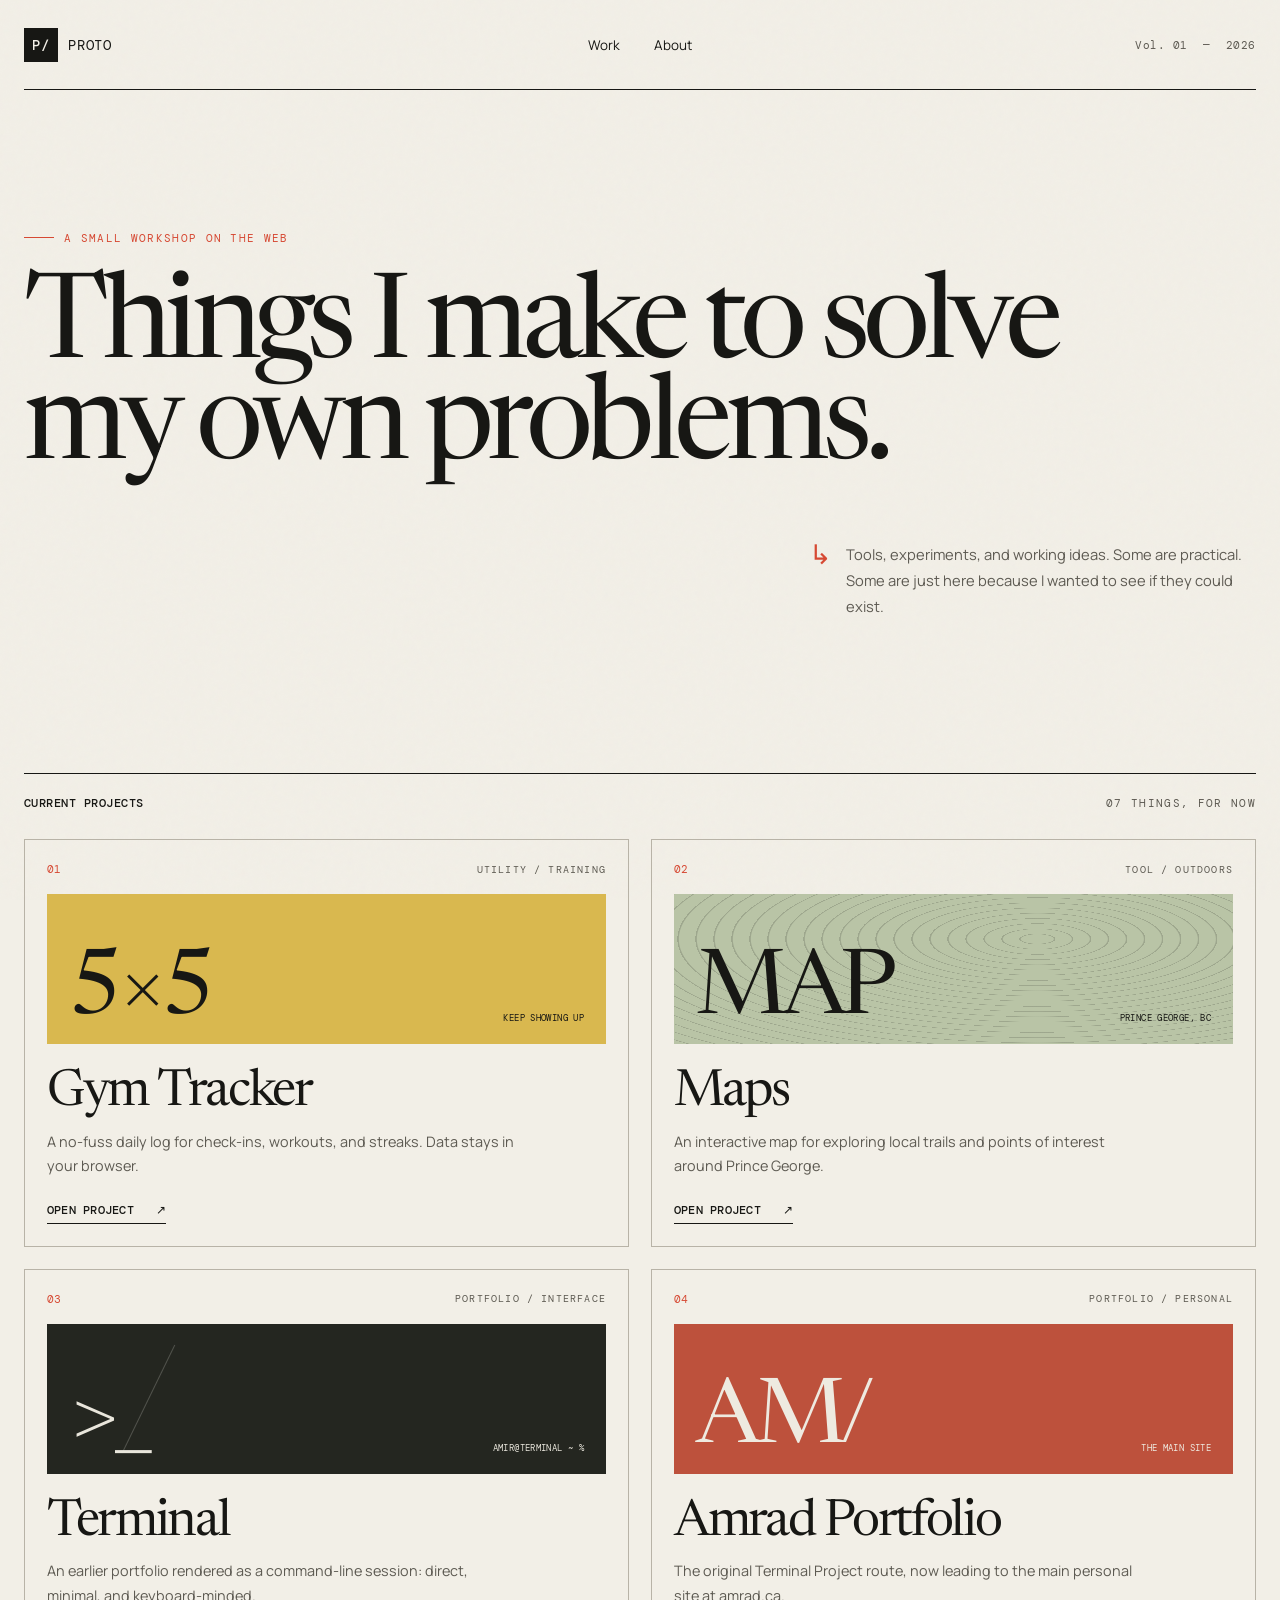
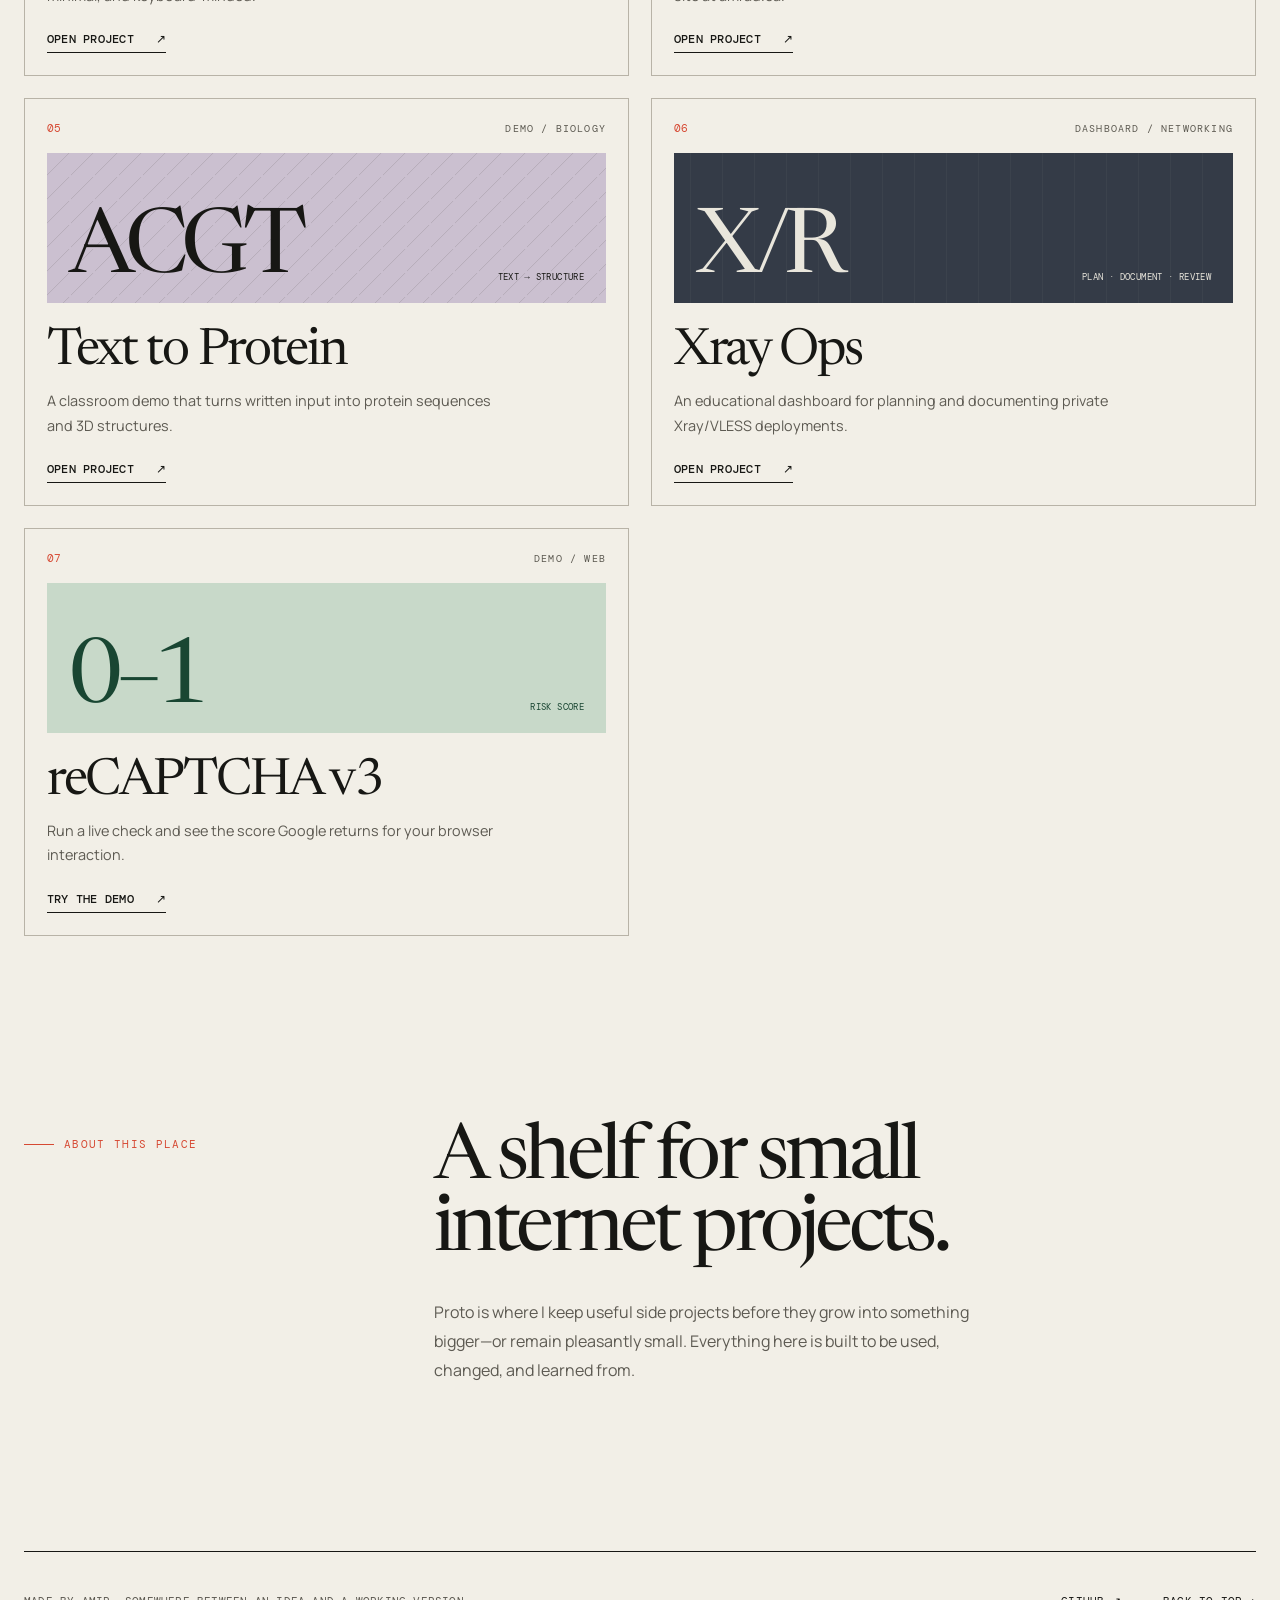
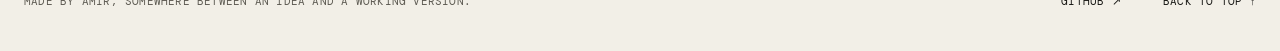
<file: index.html>
<!DOCTYPE html>
<html lang="en">
  <head>
    <meta charset="UTF-8">
    <meta name="viewport" content="width=device-width, initial-scale=1.0">
    <title>Proto — Small tools by Amir</title>
    <meta
      name="description"
      content="A small collection of useful experiments, tools, and half-finished ideas by Amir."
    >
    <meta name="theme-color" content="#f2efe7">
    <link rel="preconnect" href="https://fonts.googleapis.com">
    <link rel="preconnect" href="https://fonts.gstatic.com" crossorigin>
    <link
      href="https://fonts.googleapis.com/css2?family=DM+Mono:wght@300;400;500&amp;family=Manrope:wght@400;500;600&amp;family=Newsreader:opsz,wght@6..72,400;6..72,500&amp;display=swap"
      rel="stylesheet"
    >
    <link rel="stylesheet" href="./styles.css">
  </head>
  <body>
    <div class="site-shell">
      <header class="site-header">
        <a class="wordmark" href="/" aria-label="Proto home">
          <span class="wordmark-mark">P/</span>
          <span>proto</span>
        </a>
        <nav aria-label="Primary navigation">
          <a href="#work">Work</a>
          <a href="#about">About</a>
        </nav>
        <p class="edition">Vol. 01&nbsp;&nbsp;—&nbsp;&nbsp;2026</p>
      </header>

      <main>
        <section class="intro" aria-labelledby="intro-title">
          <p class="kicker">A small workshop on the web</p>
          <h1 id="intro-title">Things I make to solve my own problems.</h1>
          <div class="intro-note">
            <span aria-hidden="true">↳</span>
            <p>
              Tools, experiments, and working ideas. Some are practical.
              Some are just here because I wanted to see if they could exist.
            </p>
          </div>
        </section>

        <section class="project-section" id="work" aria-labelledby="work-title">
          <div class="section-label">
            <h2 id="work-title">Current projects</h2>
            <p>07 things, for now</p>
          </div>

          <div class="project-list">
            <article class="project project-gym">
              <div class="project-meta"><span class="project-number">01</span><p class="project-type">Utility / Training</p></div>
              <div class="project-visual gym-visual" aria-hidden="true"><span class="visual-symbol">5×5</span><small>keep showing up</small></div>
              <div class="project-copy"><h3>Gym Tracker</h3><p>A no-fuss daily log for check-ins, workouts, and streaks. Data stays in your browser.</p><a class="project-link" href="/gym/">Open project <span aria-hidden="true">↗</span></a></div>
            </article>
            <article class="project project-maps">
              <div class="project-meta"><span class="project-number">02</span><p class="project-type">Tool / Outdoors</p></div>
              <div class="project-visual maps-visual" aria-hidden="true"><span class="visual-symbol">MAP</span><small>Prince George, BC</small></div>
              <div class="project-copy"><h3>Maps</h3><p>An interactive map for exploring local trails and points of interest around Prince George.</p><a class="project-link" href="/Maps/">Open project <span aria-hidden="true">↗</span></a></div>
            </article>
            <article class="project project-terminal">
              <div class="project-meta"><span class="project-number">03</span><p class="project-type">Portfolio / Interface</p></div>
              <div class="project-visual terminal-visual" aria-hidden="true"><span class="visual-symbol">&gt;_</span><small>amir@terminal ~ %</small></div>
              <div class="project-copy"><h3>Terminal</h3><p>An earlier portfolio rendered as a command-line session: direct, minimal, and keyboard-minded.</p><a class="project-link" href="/Terminal/">Open project <span aria-hidden="true">↗</span></a></div>
            </article>
            <article class="project project-portfolio">
              <div class="project-meta"><span class="project-number">04</span><p class="project-type">Portfolio / Personal</p></div>
              <div class="project-visual portfolio-visual" aria-hidden="true"><span class="visual-symbol">AM/</span><small>the main site</small></div>
              <div class="project-copy"><h3>Amrad Portfolio</h3><p>The original Terminal Project route, now leading to the main personal site at amrad.ca.</p><a class="project-link" href="/terminal-project/">Open project <span aria-hidden="true">↗</span></a></div>
            </article>
            <article class="project project-protein">
              <div class="project-meta"><span class="project-number">05</span><p class="project-type">Demo / Biology</p></div>
              <div class="project-visual protein-visual" aria-hidden="true"><span class="visual-symbol">ACGT</span><small>text → structure</small></div>
              <div class="project-copy"><h3>Text to Protein</h3><p>A classroom demo that turns written input into protein sequences and 3D structures.</p><a class="project-link" href="/text-to-protein-classroom/">Open project <span aria-hidden="true">↗</span></a></div>
            </article>
            <article class="project project-xray">
              <div class="project-meta"><span class="project-number">06</span><p class="project-type">Dashboard / Networking</p></div>
              <div class="project-visual xray-visual" aria-hidden="true"><span class="visual-symbol">X/R</span><small>plan · document · review</small></div>
              <div class="project-copy"><h3>Xray Ops</h3><p>An educational dashboard for planning and documenting private Xray/VLESS deployments.</p><a class="project-link" href="/Xray-skill/">Open project <span aria-hidden="true">↗</span></a></div>
            </article>

            <article class="project project-recaptcha">
              <div class="project-meta">
                <span class="project-number">07</span>
                <p class="project-type">Demo / Web</p>
              </div>
              <div class="project-visual recaptcha-visual" aria-hidden="true">
                <span class="visual-symbol">0–1</span>
                <small>Risk score</small>
              </div>
              <div class="project-copy">
                <h3>reCAPTCHA v3</h3>
                <p>Run a live check and see the score Google returns for your browser interaction.</p>
                <a class="project-link" href="/recaptcha-v3/">Try the demo <span aria-hidden="true">↗</span></a>
              </div>
            </article>
          </div>
        </section>

        <section class="about" id="about" aria-labelledby="about-title">
          <p class="kicker">About this place</p>
          <div>
            <h2 id="about-title">A shelf for small internet projects.</h2>
            <p>
              Proto is where I keep useful side projects before they grow into
              something bigger—or remain pleasantly small. Everything here is
              built to be used, changed, and learned from.
            </p>
          </div>
        </section>
      </main>

      <footer class="site-footer">
        <p>Made by Amir, somewhere between an idea and a working version.</p>
        <a href="https://github.com/amirrad98" rel="me">GitHub ↗</a>
        <a href="#top" onclick="window.scrollTo({ top: 0, behavior: 'smooth' }); return false;">Back to top ↑</a>
      </footer>
    </div>
  </body>
</html>
</file>
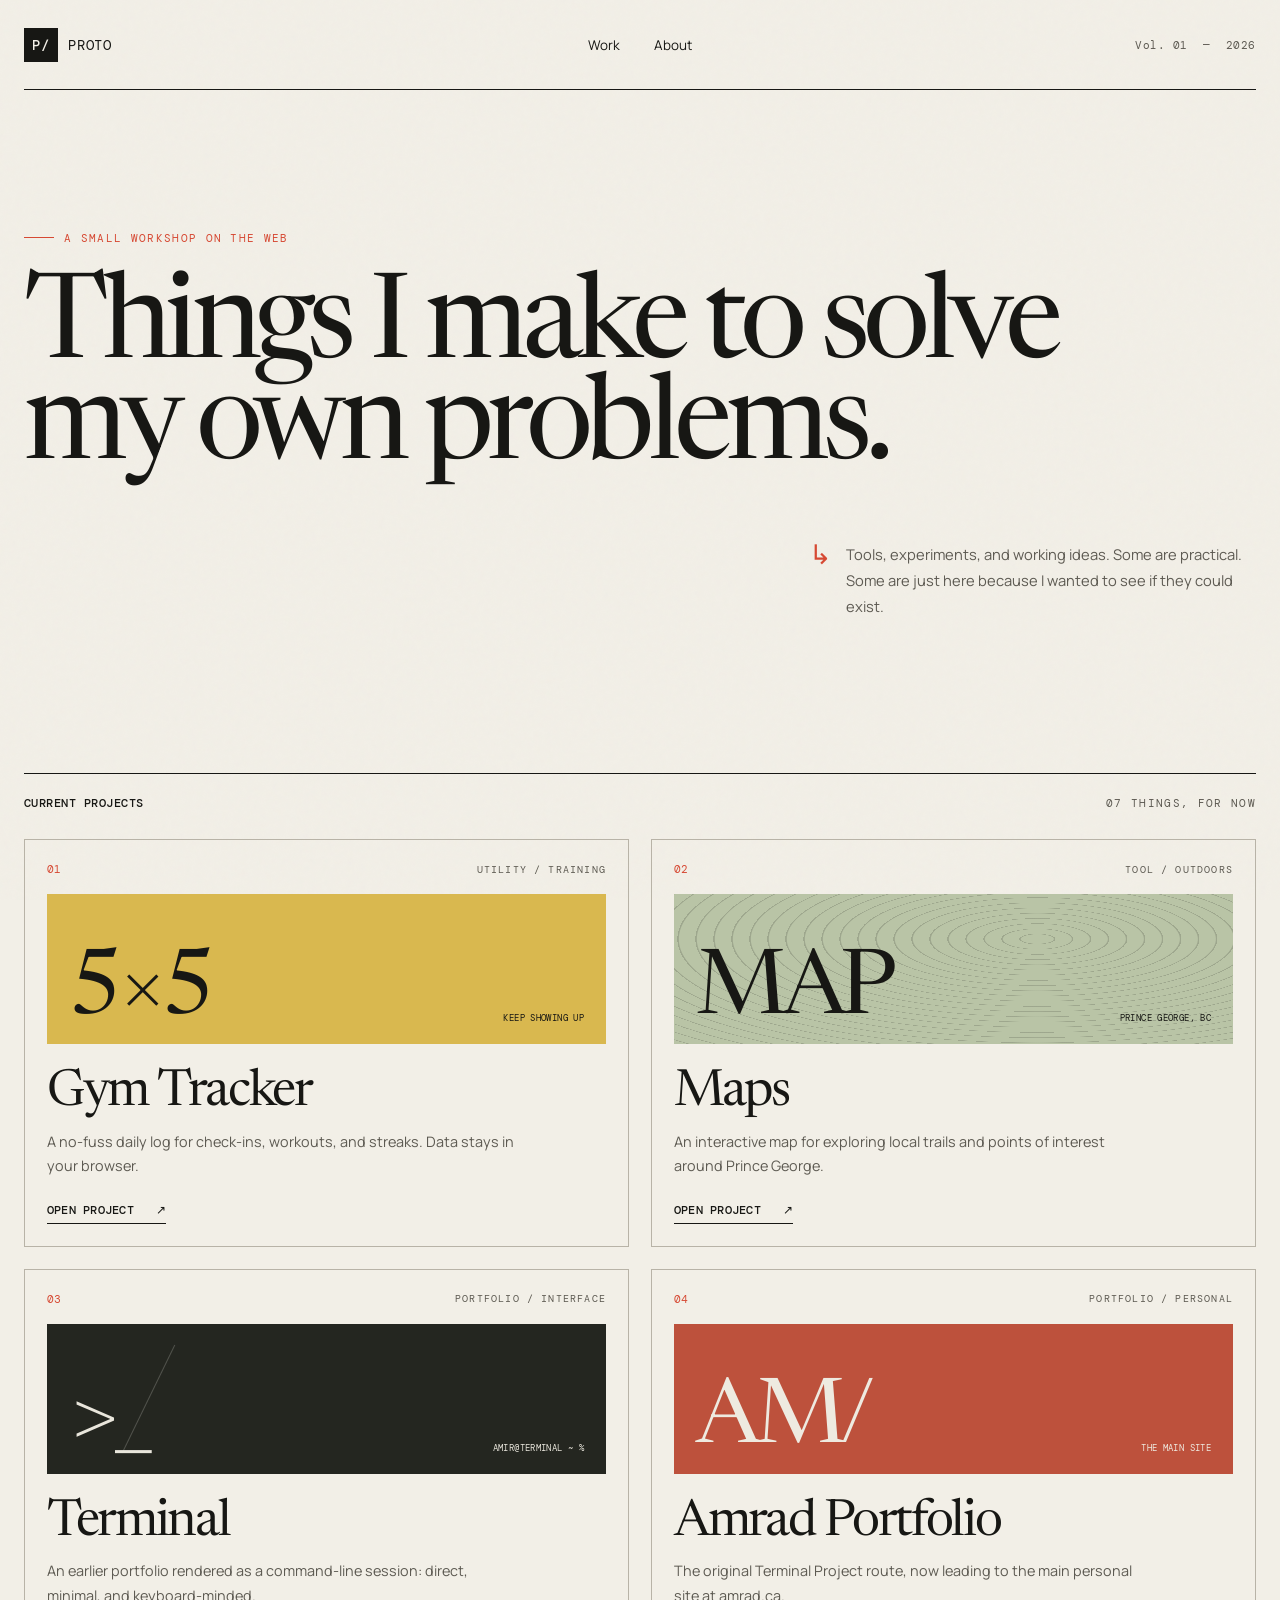
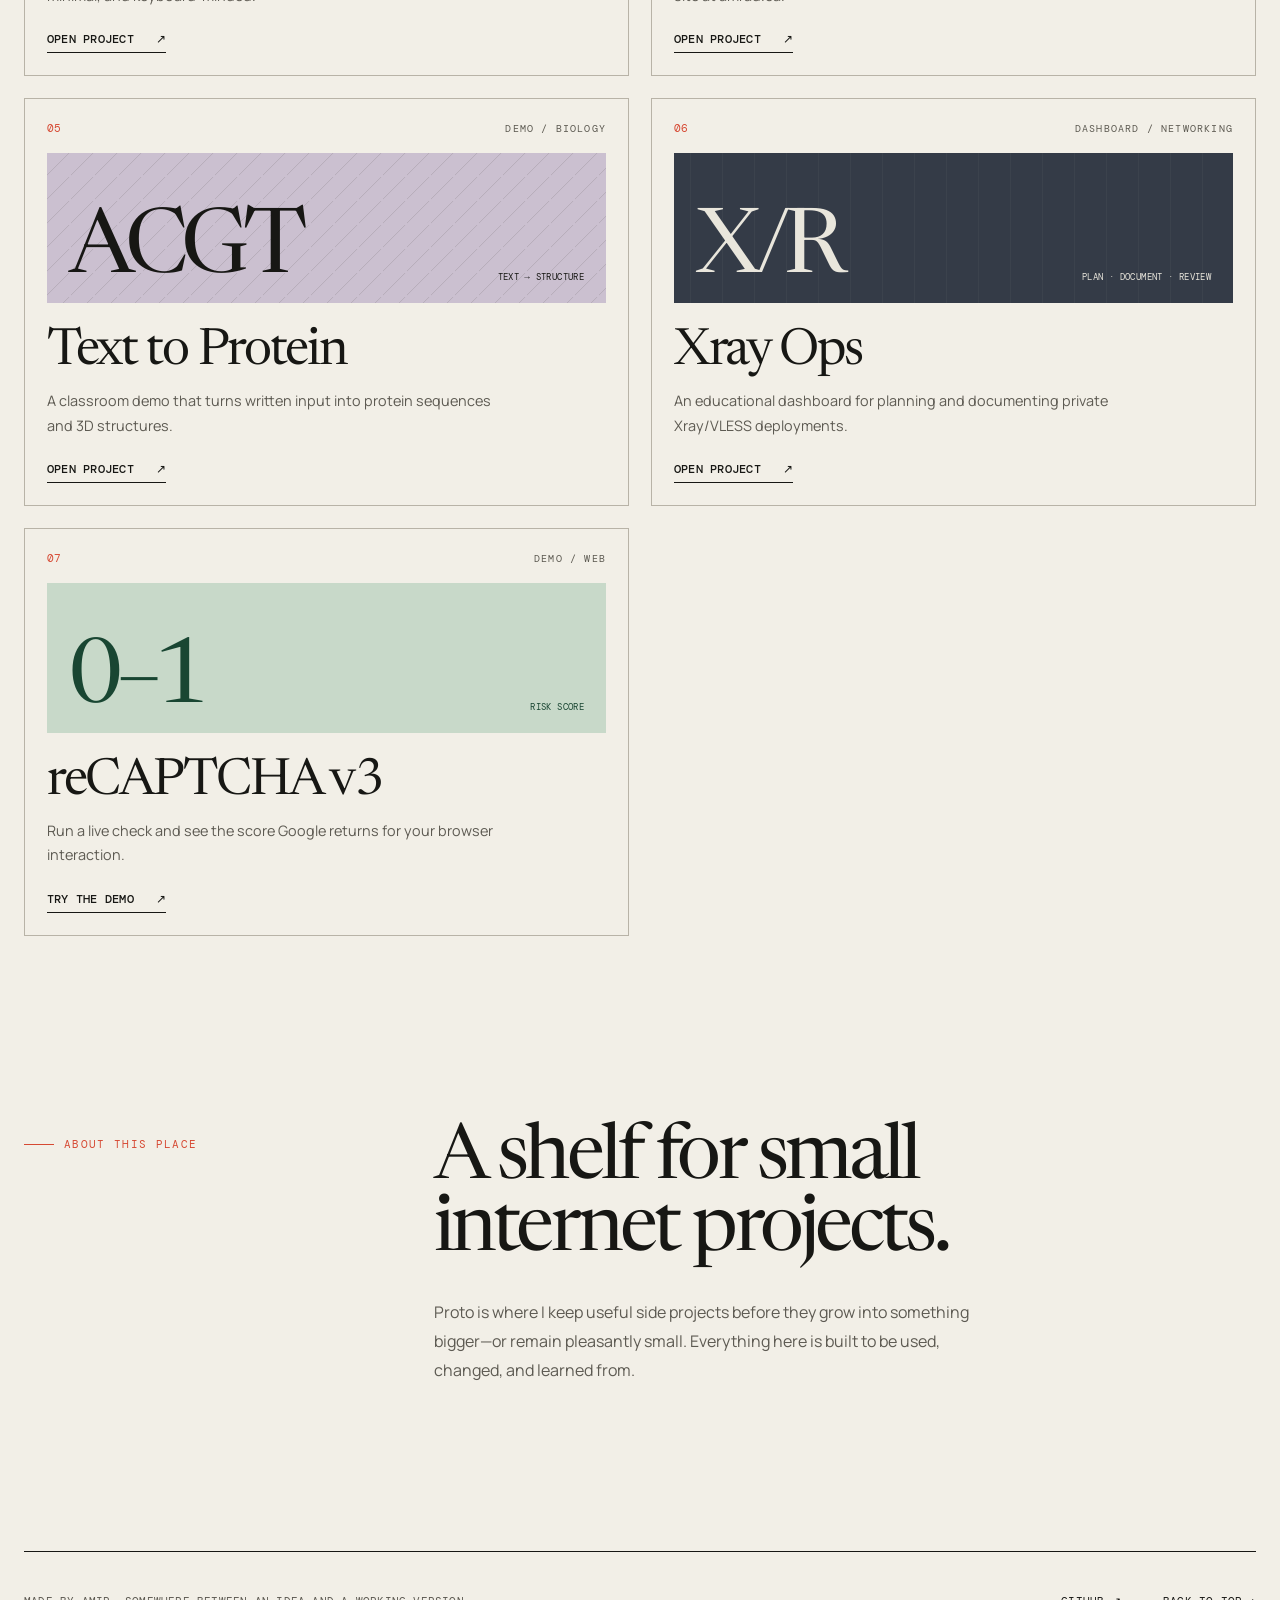
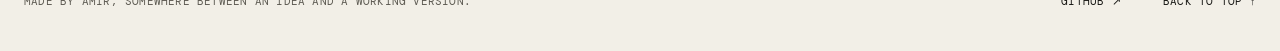
<file: docs/index.html>
<!DOCTYPE html>
<html lang="en">
  <head>
    <meta charset="UTF-8">
    <meta name="viewport" content="width=device-width, initial-scale=1.0">
    <title>Proto — Small tools by Amir</title>
    <meta
      name="description"
      content="A small collection of useful experiments, tools, and half-finished ideas by Amir."
    >
    <meta name="theme-color" content="#f2efe7">
    <link rel="preconnect" href="https://fonts.googleapis.com">
    <link rel="preconnect" href="https://fonts.gstatic.com" crossorigin>
    <link
      href="https://fonts.googleapis.com/css2?family=DM+Mono:wght@300;400;500&amp;family=Manrope:wght@400;500;600&amp;family=Newsreader:opsz,wght@6..72,400;6..72,500&amp;display=swap"
      rel="stylesheet"
    >
    <link rel="stylesheet" href="./styles.css">
  </head>
  <body>
    <div class="site-shell">
      <header class="site-header">
        <a class="wordmark" href="/" aria-label="Proto home">
          <span class="wordmark-mark">P/</span>
          <span>proto</span>
        </a>
        <nav aria-label="Primary navigation">
          <a href="#work">Work</a>
          <a href="#about">About</a>
        </nav>
        <p class="edition">Vol. 01&nbsp;&nbsp;—&nbsp;&nbsp;2026</p>
      </header>

      <main>
        <section class="intro" aria-labelledby="intro-title">
          <p class="kicker">A small workshop on the web</p>
          <h1 id="intro-title">Things I make to solve my own problems.</h1>
          <div class="intro-note">
            <span aria-hidden="true">↳</span>
            <p>
              Tools, experiments, and working ideas. Some are practical.
              Some are just here because I wanted to see if they could exist.
            </p>
          </div>
        </section>

        <section class="project-section" id="work" aria-labelledby="work-title">
          <div class="section-label">
            <h2 id="work-title">Current projects</h2>
            <p>07 things, for now</p>
          </div>

          <div class="project-list">
            <article class="project project-gym">
              <div class="project-meta">
                <span class="project-number">01</span>
                <p class="project-type">Utility / Training</p>
              </div>
              <div class="project-visual gym-visual" aria-hidden="true">
                <span class="visual-symbol">5×5</span>
                <small>keep showing up</small>
              </div>
              <div class="project-copy">
                <h3>Gym Tracker</h3>
                <p>A no-fuss daily log for check-ins, workouts, and streaks. Data stays in your browser.</p>
                <a class="project-link" href="/gym/">Open project <span aria-hidden="true">↗</span></a>
              </div>
            </article>

            <article class="project project-maps">
              <div class="project-meta">
                <span class="project-number">02</span>
                <p class="project-type">Tool / Outdoors</p>
              </div>
              <div class="project-visual maps-visual" aria-hidden="true">
                <span class="visual-symbol">MAP</span>
                <small>Prince George, BC</small>
              </div>
              <div class="project-copy">
                <h3>Maps</h3>
                <p>An interactive map for exploring local trails and points of interest around Prince George.</p>
                <a class="project-link" href="/Maps/">Open project <span aria-hidden="true">↗</span></a>
              </div>
            </article>

            <article class="project project-terminal">
              <div class="project-meta">
                <span class="project-number">03</span>
                <p class="project-type">Portfolio / Interface</p>
              </div>
              <div class="project-visual terminal-visual" aria-hidden="true">
                <span class="visual-symbol">&gt;_</span>
                <small>amir@terminal ~ %</small>
              </div>
              <div class="project-copy">
                <h3>Terminal</h3>
                <p>An earlier portfolio rendered as a command-line session: direct, minimal, and keyboard-minded.</p>
                <a class="project-link" href="/Terminal/">Open project <span aria-hidden="true">↗</span></a>
              </div>
            </article>

            <article class="project project-portfolio">
              <div class="project-meta">
                <span class="project-number">04</span>
                <p class="project-type">Portfolio / Personal</p>
              </div>
              <div class="project-visual portfolio-visual" aria-hidden="true">
                <span class="visual-symbol">AM/</span>
                <small>the main site</small>
              </div>
              <div class="project-copy">
                <h3>Amrad Portfolio</h3>
                <p>The original Terminal Project route, now leading to the main personal site at amrad.ca.</p>
                <a class="project-link" href="/terminal-project/">Open project <span aria-hidden="true">↗</span></a>
              </div>
            </article>

            <article class="project project-protein">
              <div class="project-meta">
                <span class="project-number">05</span>
                <p class="project-type">Demo / Biology</p>
              </div>
              <div class="project-visual protein-visual" aria-hidden="true">
                <span class="visual-symbol">ACGT</span>
                <small>text → structure</small>
              </div>
              <div class="project-copy">
                <h3>Text to Protein</h3>
                <p>A classroom demo that turns written input into protein sequences and 3D structures.</p>
                <a class="project-link" href="/text-to-protein-classroom/">Open project <span aria-hidden="true">↗</span></a>
              </div>
            </article>

            <article class="project project-xray">
              <div class="project-meta">
                <span class="project-number">06</span>
                <p class="project-type">Dashboard / Networking</p>
              </div>
              <div class="project-visual xray-visual" aria-hidden="true">
                <span class="visual-symbol">X/R</span>
                <small>plan · document · review</small>
              </div>
              <div class="project-copy">
                <h3>Xray Ops</h3>
                <p>An educational dashboard for planning and documenting private Xray/VLESS deployments.</p>
                <a class="project-link" href="/Xray-skill/">Open project <span aria-hidden="true">↗</span></a>
              </div>
            </article>

            <article class="project project-recaptcha">
              <div class="project-meta">
                <span class="project-number">07</span>
                <p class="project-type">Demo / Web</p>
              </div>
              <div class="project-visual recaptcha-visual" aria-hidden="true">
                <span class="visual-symbol">0–1</span>
                <small>Risk score</small>
              </div>
              <div class="project-copy">
                <h3>reCAPTCHA v3</h3>
                <p>Run a live check and see the score Google returns for your browser interaction.</p>
                <a class="project-link" href="/recaptcha-v3/">Try the demo <span aria-hidden="true">↗</span></a>
              </div>
            </article>
          </div>
        </section>

        <section class="about" id="about" aria-labelledby="about-title">
          <p class="kicker">About this place</p>
          <div>
            <h2 id="about-title">A shelf for small internet projects.</h2>
            <p>
              Proto is where I keep useful side projects before they grow into
              something bigger—or remain pleasantly small. Everything here is
              built to be used, changed, and learned from.
            </p>
          </div>
        </section>
      </main>

      <footer class="site-footer">
        <p>Made by Amir, somewhere between an idea and a working version.</p>
        <a href="https://github.com/amirrad98" rel="me">GitHub ↗</a>
        <a href="#top" onclick="window.scrollTo({ top: 0, behavior: 'smooth' }); return false;">Back to top ↑</a>
      </footer>
    </div>
  </body>
</html>
</file>
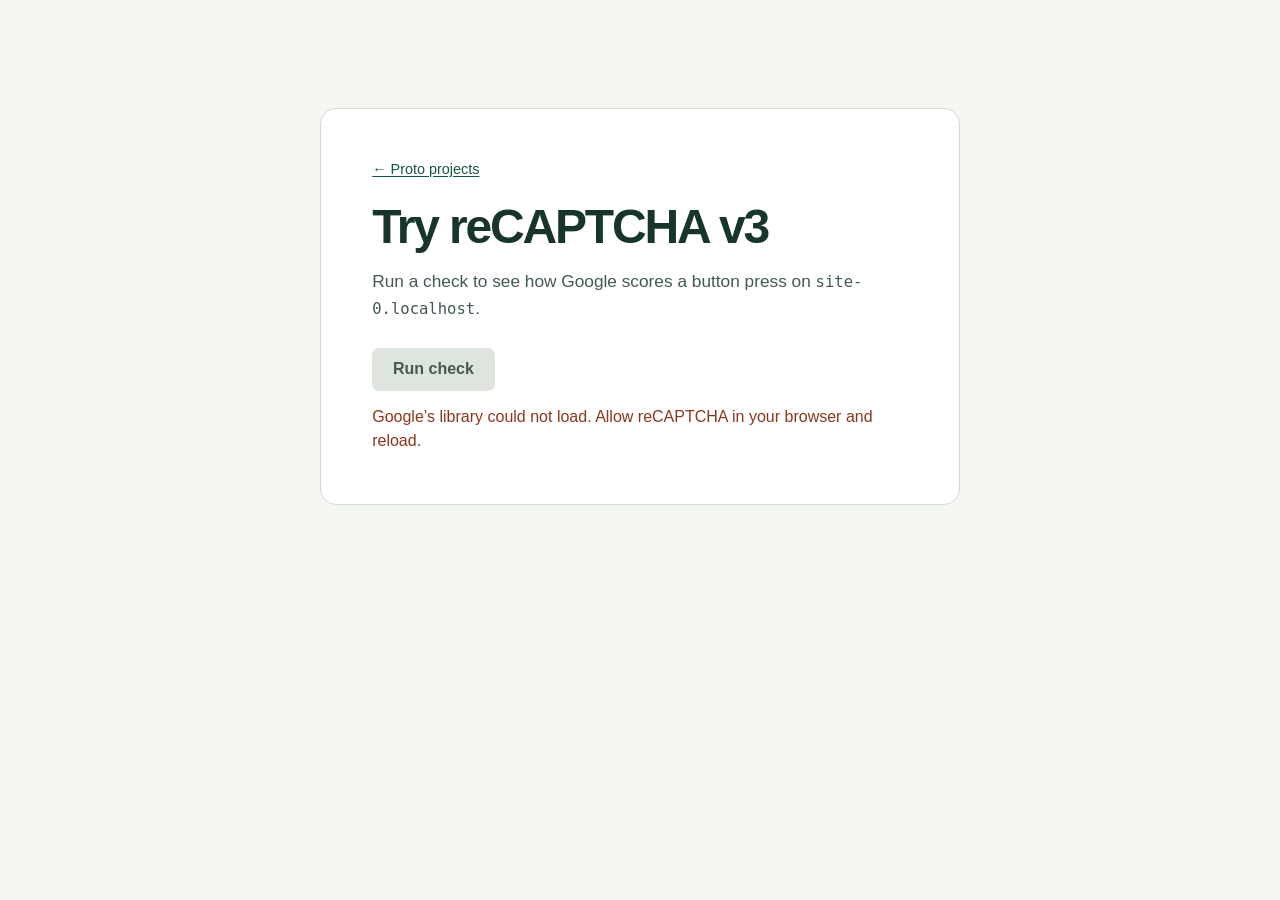
<file: recaptcha-v3/index.html>
<!doctype html>
<html lang="en" data-config="./config.json">
  <head>
    <meta charset="utf-8">
    <meta name="viewport" content="width=device-width, initial-scale=1">
    <meta name="description" content="Run a live reCAPTCHA v3 check and see its verified score, action, and hostname.">
    <title>Try reCAPTCHA v3 · Proto</title>
    <link rel="icon" href="data:,">
    <link rel="stylesheet" href="./style.css">
    <script src="./app.js" defer></script>
  </head>
  <body>
    <main>
      <a class="home-link" href="/#work">← Proto projects</a>
      <h1>Try reCAPTCHA v3</h1>
      <p class="intro">Run a check to see how Google scores a button press on <code id="site-host">proto.amrad.ca</code>.</p>
      <button id="run" type="button" disabled>Run check</button>
      <p id="status" role="status" aria-live="polite" aria-atomic="true">Loading settings…</p>
      <dl id="result" hidden aria-label="Verified details">
        <div><dt>Google score</dt><dd id="score"></dd></div>
        <div><dt>Action</dt><dd id="action"></dd></div>
        <div><dt>Hostname</dt><dd id="hostname"></dd></div>
      </dl>
      <noscript>Enable JavaScript to run reCAPTCHA in this browser.</noscript>
    </main>
  </body>
</html>
</file>
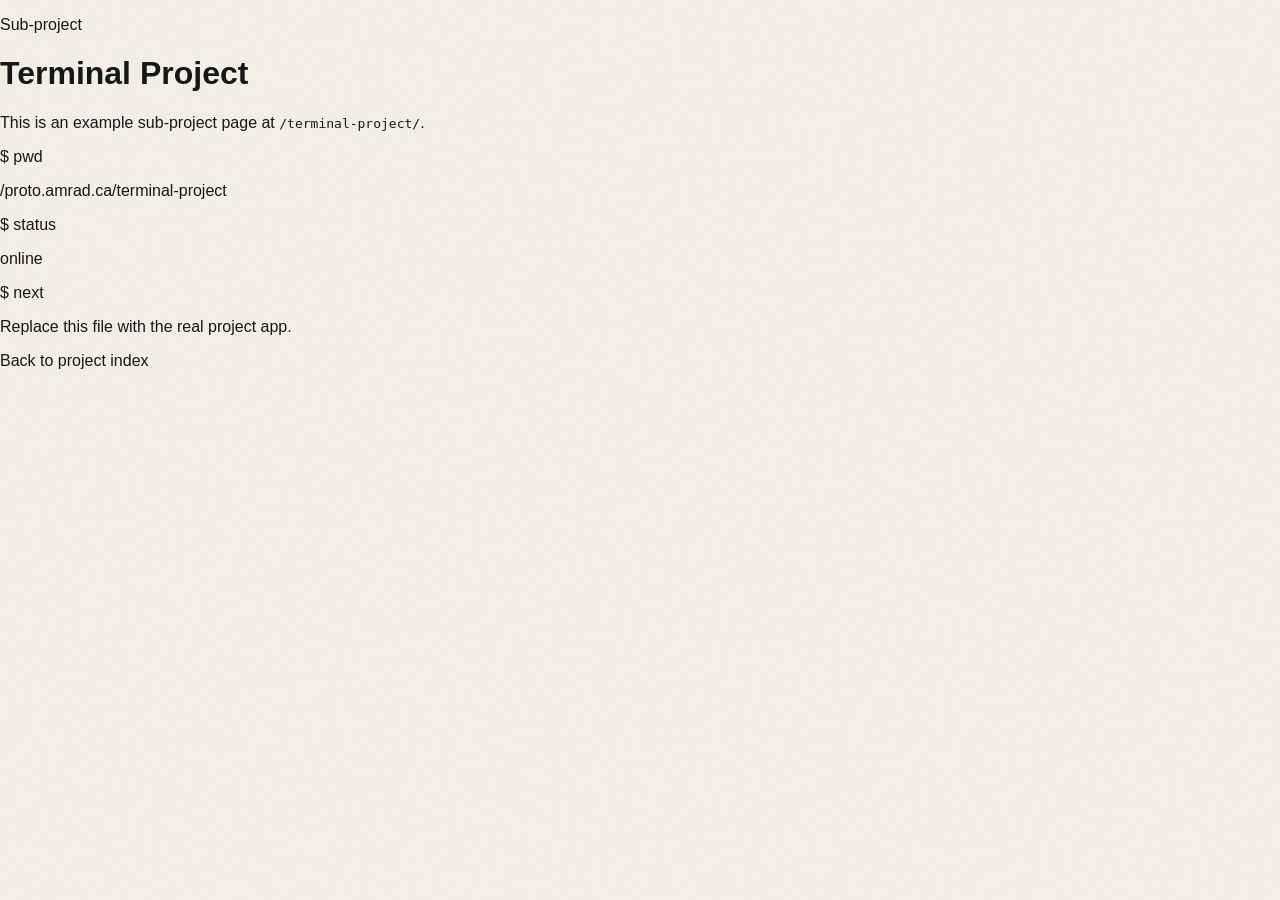
<file: docs/terminal-project/index.html>
<!DOCTYPE html>
<html lang="en">
  <head>
    <meta charset="UTF-8" />
    <meta name="viewport" content="width=device-width, initial-scale=1.0" />
    <title>Terminal Project</title>
    <meta
      name="description"
      content="Terminal Project published under proto.amrad.ca/terminal-project/"
    />
    <link rel="preconnect" href="https://fonts.googleapis.com" />
    <link rel="preconnect" href="https://fonts.gstatic.com" crossorigin />
    <link
      href="https://fonts.googleapis.com/css2?family=Space+Grotesk:wght@400;500;700&family=IBM+Plex+Mono:wght@400;500&display=swap"
      rel="stylesheet"
    />
    <link rel="stylesheet" href="../styles.css" />
  </head>
  <body>
    <div class="page-shell">
      <main class="terminal-page">
        <p class="eyebrow">Sub-project</p>
        <h1>Terminal Project</h1>
        <p class="lede">
          This is an example sub-project page at
          <code>/terminal-project/</code>.
        </p>

        <div class="terminal-window">
          <div class="terminal-bar">
            <span></span>
            <span></span>
            <span></span>
          </div>
          <div class="terminal-body">
            <p><span class="prompt">$</span> pwd</p>
            <p>/proto.amrad.ca/terminal-project</p>
            <p><span class="prompt">$</span> status</p>
            <p>online</p>
            <p><span class="prompt">$</span> next</p>
            <p>Replace this file with the real project app.</p>
          </div>
        </div>

        <div class="hero-actions">
          <a class="button secondary" href="../">Back to project index</a>
        </div>
      </main>
    </div>
  </body>
</html>
</file>
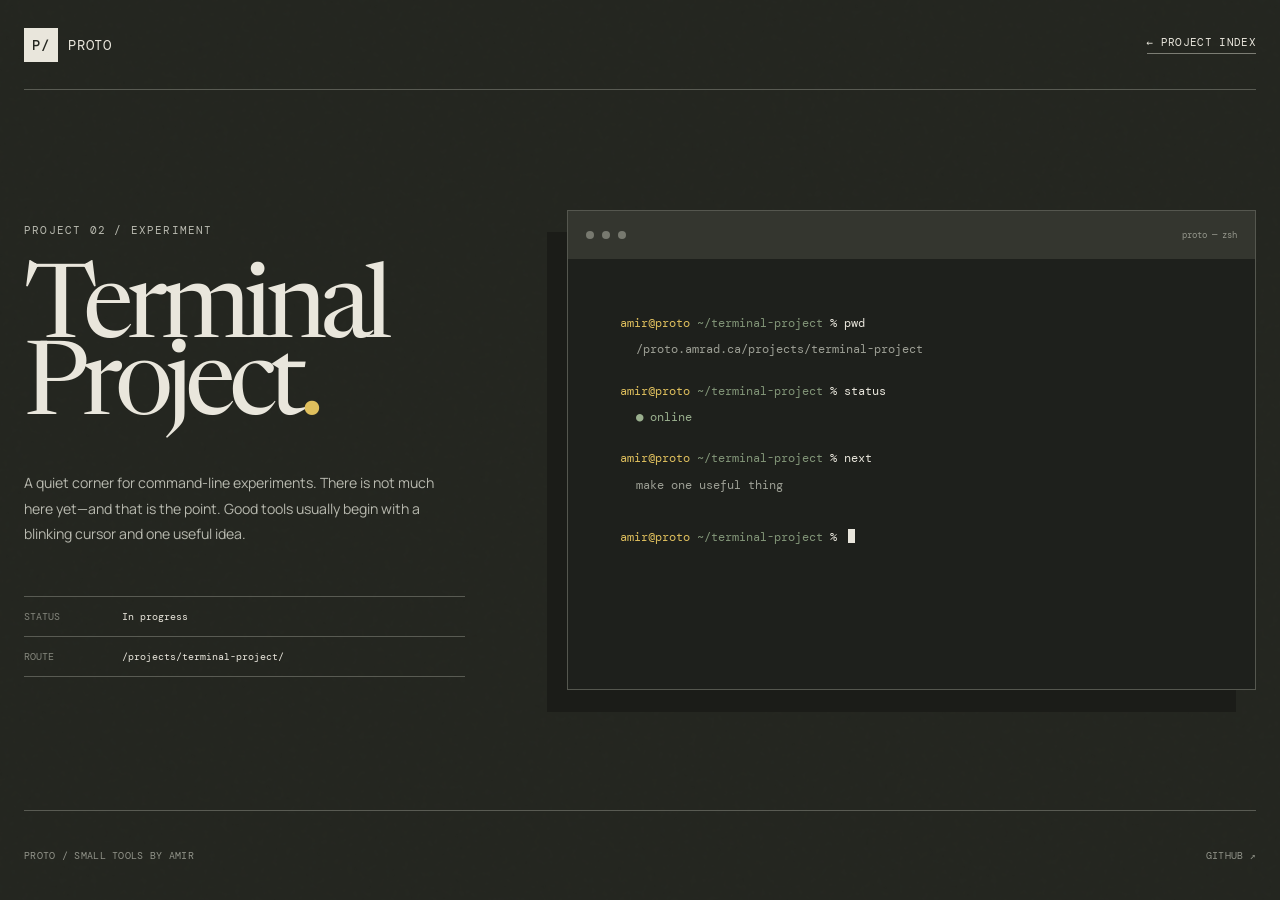
<file: docs/projects/terminal-project/index.html>
<!DOCTYPE html>
<html lang="en">
  <head>
    <meta charset="UTF-8">
    <meta name="viewport" content="width=device-width, initial-scale=1.0">
    <title>Terminal Project — Proto</title>
    <meta
      name="description"
      content="A terminal-flavoured interface experiment from the Proto workshop."
    >
    <meta name="theme-color" content="#242620">
    <link rel="preconnect" href="https://fonts.googleapis.com">
    <link rel="preconnect" href="https://fonts.gstatic.com" crossorigin>
    <link
      href="https://fonts.googleapis.com/css2?family=DM+Mono:wght@300;400;500&amp;family=Manrope:wght@400;500;600&amp;family=Newsreader:opsz,wght@6..72,400;6..72,500&amp;display=swap"
      rel="stylesheet"
    >
    <link rel="stylesheet" href="../../styles.css">
  </head>
  <body class="terminal-project-page">
    <div class="terminal-project-shell">
      <header class="subpage-header">
        <a class="wordmark wordmark-light" href="/">
          <span class="wordmark-mark">P/</span>
          <span>proto</span>
        </a>
        <a class="subpage-back" href="/">← Project index</a>
      </header>

      <main class="terminal-project-main">
        <div class="terminal-project-copy">
          <p class="terminal-index">Project 02 / Experiment</p>
          <h1>Terminal<br>Project<span>.</span></h1>
          <p>
            A quiet corner for command-line experiments. There is not much
            here yet—and that is the point. Good tools usually begin with a
            blinking cursor and one useful idea.
          </p>
          <dl>
            <div><dt>Status</dt><dd>In progress</dd></div>
            <div><dt>Route</dt><dd>/projects/terminal-project/</dd></div>
          </dl>
        </div>

        <section class="large-terminal" aria-label="Terminal preview">
          <div class="large-terminal-bar">
            <span></span><span></span><span></span>
            <p>proto — zsh</p>
          </div>
          <div class="large-terminal-body">
            <p><b>amir@proto</b> <i>~/terminal-project</i> % pwd</p>
            <p class="terminal-output">/proto.amrad.ca/projects/terminal-project</p>
            <p><b>amir@proto</b> <i>~/terminal-project</i> % status</p>
            <p class="terminal-output good">● online</p>
            <p><b>amir@proto</b> <i>~/terminal-project</i> % next</p>
            <p class="terminal-output">make one useful thing</p>
            <p class="terminal-last"><b>amir@proto</b> <i>~/terminal-project</i> % <span></span></p>
          </div>
        </section>
      </main>

      <footer class="subpage-footer">
        <p>Proto / Small tools by Amir</p>
        <a href="https://github.com/amirrad98">GitHub ↗</a>
      </footer>
    </div>
  </body>
</html>
</file>
<file: styles.css>
:root {
  --paper: #f2efe7;
  --ink: #171714;
  --soft-ink: #5d5a52;
  --rule: #b8b3a7;
  --red: #d64933;
  --yellow: #d9b84f;
  --green: #6e8063;
  --terminal: #242620;
}

* { box-sizing: border-box; }
html { scroll-behavior: smooth; }
body { margin: 0; color: var(--ink); background: var(--paper); font-family: "Manrope", sans-serif; -webkit-font-smoothing: antialiased; }
body::before { position: fixed; inset: 0; z-index: -1; pointer-events: none; content: ""; opacity: 0.32; background-image: url("data:image/svg+xml,%3Csvg viewBox='0 0 160 160' xmlns='http://www.w3.org/2000/svg'%3E%3Cfilter id='n'%3E%3CfeTurbulence type='fractalNoise' baseFrequency='.9' numOctaves='2' stitchTiles='stitch'/%3E%3C/filter%3E%3Crect width='100%25' height='100%25' filter='url(%23n)' opacity='.08'/%3E%3C/svg%3E"); }
a { color: inherit; text-decoration: none; }
a:focus-visible { outline: 2px solid var(--red); outline-offset: 5px; }
.site-shell { width: min(100% - 48px, 1240px); margin: 0 auto; }
.site-header { display: grid; grid-template-columns: 1fr auto 1fr; align-items: center; min-height: 90px; border-bottom: 1px solid var(--ink); }
.wordmark { display: inline-flex; gap: 10px; align-items: center; width: max-content; font-family: "DM Mono", monospace; font-size: 0.86rem; letter-spacing: 0.06em; text-transform: uppercase; }
.wordmark-mark { display: grid; place-items: center; width: 34px; height: 34px; color: var(--paper); background: var(--ink); font-weight: 500; }
.site-header nav { display: flex; gap: 34px; font-size: 0.84rem; }
.site-header nav a, .site-footer a { position: relative; }
.site-header nav a::after, .site-footer a::after { position: absolute; right: 0; bottom: -5px; left: 0; height: 1px; content: ""; background: currentColor; transform: scaleX(0); transform-origin: right; transition: transform 180ms ease; }
.site-header nav a:hover::after, .site-footer a:hover::after { transform: scaleX(1); transform-origin: left; }
.edition { justify-self: end; margin: 0; color: var(--soft-ink); font-family: "DM Mono", monospace; font-size: 0.7rem; letter-spacing: 0.05em; }
.intro { padding: clamp(72px, 11vw, 150px) 0 clamp(82px, 12vw, 160px); }
.kicker, .project-type, .section-label p { font-family: "DM Mono", monospace; font-size: 0.69rem; letter-spacing: 0.12em; text-transform: uppercase; }
.kicker { display: flex; gap: 10px; align-items: center; margin: 0 0 34px; color: var(--red); }
.kicker::before { width: 30px; height: 1px; content: ""; background: currentColor; }
.intro h1 { max-width: 1050px; margin: 0; font-family: "Newsreader", serif; font-size: clamp(4rem, 9.2vw, 8.4rem); font-weight: 400; letter-spacing: -0.055em; line-height: 0.86; }
.intro-note { display: grid; grid-template-columns: auto minmax(0, 410px); gap: 14px; justify-content: end; margin-top: 58px; color: var(--soft-ink); }
.intro-note span { color: var(--red); font-family: "Newsreader", serif; font-size: 1.7rem; }
.intro-note p { margin: 3px 0 0; font-size: 0.92rem; line-height: 1.75; }
.project-section { border-top: 1px solid var(--ink); }
.section-label { display: flex; align-items: baseline; justify-content: space-between; padding: 21px 0 28px; }
.section-label h2 { margin: 0; font-family: "DM Mono", monospace; font-size: 0.78rem; font-weight: 500; letter-spacing: 0.04em; text-transform: uppercase; }
.section-label p { margin: 0; color: var(--soft-ink); }
.project { display: grid; grid-template-columns: 80px minmax(260px, 0.9fr) minmax(360px, 1.1fr); min-height: 340px; border-top: 1px solid var(--rule); }
.project:last-child { border-bottom: 1px solid var(--ink); }
.project-number { padding-top: 34px; color: var(--red); font-family: "DM Mono", monospace; font-size: 0.72rem; }
.project-copy { align-self: center; max-width: 410px; padding: 36px 54px 36px 0; }
.project-type { margin: 0 0 22px; color: var(--soft-ink); }
.project h3 { margin: 0 0 20px; font-family: "Newsreader", serif; font-size: clamp(2.55rem, 4vw, 3.8rem); font-weight: 400; letter-spacing: -0.045em; line-height: 0.95; }
.project-copy > p:not(.project-type) { max-width: 360px; margin: 0; color: var(--soft-ink); font-size: 0.9rem; line-height: 1.7; }
.project-link { display: inline-flex; gap: 22px; align-items: center; margin-top: 26px; padding-bottom: 5px; border-bottom: 1px solid currentColor; font-family: "DM Mono", monospace; font-size: 0.72rem; font-weight: 500; letter-spacing: 0.02em; text-transform: uppercase; transition: color 160ms ease, gap 160ms ease; }
.project-link:hover { gap: 29px; color: var(--red); }
.project-visual { position: relative; display: grid; place-items: center; min-height: 270px; margin: 22px 0 22px 30px; overflow: hidden; }
.gym-visual { background: var(--yellow); }
.gym-visual::before, .gym-visual::after { position: absolute; content: ""; border: 1px solid rgba(23, 23, 20, 0.22); border-radius: 50%; }
.gym-visual::before { top: -120px; right: -60px; width: 300px; height: 300px; }
.gym-visual::after { right: 74px; bottom: -190px; width: 360px; height: 360px; }
.log-sheet { z-index: 1; width: min(250px, 58%); padding: 25px 25px 18px; background: var(--paper); box-shadow: 13px 16px 0 rgba(23, 23, 20, 0.13); transform: rotate(-3deg); }
.log-sheet > p { margin: 0 0 17px; padding-bottom: 10px; border-bottom: 2px solid var(--ink); font-family: "DM Mono", monospace; font-size: 0.68rem; letter-spacing: 0.12em; }
.log-row { display: grid; grid-template-columns: 24px 1fr 24px; gap: 8px; align-items: center; min-height: 35px; border-bottom: 1px solid var(--rule); font-family: "DM Mono", monospace; font-size: 0.7rem; }
.log-row i { height: 1px; background: var(--rule); }
.log-row b { color: var(--red); font-family: "Newsreader", serif; font-size: 1.1rem; font-weight: 500; transform: rotate(-8deg); }
.visual-note { position: absolute; right: 28px; bottom: 23px; z-index: 2; font-family: "Newsreader", serif; font-size: 1.05rem; font-style: italic; transform: rotate(-5deg); }
.terminal-visual { background: var(--green); }
.terminal-visual::before { position: absolute; top: 10%; bottom: 10%; left: 18%; width: 1px; content: ""; background: rgba(242, 239, 231, 0.22); transform: rotate(26deg); }
.terminal-card { width: min(400px, 78%); padding: 27px 30px 32px; color: #e5e1d7; background: var(--terminal); border-top: 26px solid #34362f; box-shadow: -14px 14px 0 rgba(23, 23, 20, 0.18); font-family: "DM Mono", monospace; font-size: clamp(0.64rem, 1.2vw, 0.77rem); line-height: 1.8; transform: rotate(2deg); }
.terminal-card::before { position: absolute; margin-top: -46px; content: "●  ●  ●"; color: #8c8e82; font-size: 0.5rem; letter-spacing: 5px; }
.terminal-card p { margin: 0; }
.terminal-card span { color: #dfbf5d; }
.terminal-card p:nth-child(2), .terminal-card p:nth-child(3) { padding-left: 16px; color: #b9b9af; }
.cursor-line { margin-top: 12px !important; }
.cursor-line i { display: inline-block; width: 7px; height: 13px; margin-left: 4px; vertical-align: -2px; background: #e5e1d7; animation: blink 1.1s steps(1) infinite; }
.about { display: grid; grid-template-columns: minmax(160px, 0.45fr) 1fr; gap: 40px; padding: clamp(90px, 13vw, 170px) 0; }
.about .kicker { align-self: start; margin-top: 13px; }
.about > div { max-width: 720px; }
.about h2 { margin: 0 0 30px; font-family: "Newsreader", serif; font-size: clamp(3rem, 6vw, 5.6rem); font-weight: 400; letter-spacing: -0.05em; line-height: 0.94; }
.about > div p { max-width: 570px; margin: 0; color: var(--soft-ink); line-height: 1.8; }
.site-footer { display: grid; grid-template-columns: 1fr auto auto; gap: 42px; align-items: center; min-height: 100px; border-top: 1px solid var(--ink); font-family: "DM Mono", monospace; font-size: 0.66rem; letter-spacing: 0.02em; text-transform: uppercase; }
.site-footer p { margin: 0; color: var(--soft-ink); }
@keyframes blink { 50% { opacity: 0; } }
@media (prefers-reduced-motion: reduce) { html { scroll-behavior: auto; } .cursor-line i { animation: none; } }
@media (max-width: 900px) { .project { grid-template-columns: 56px 1fr; } .project-copy { padding-right: 0; } .project-visual { grid-column: 1 / -1; min-height: 310px; margin: 0 0 28px; } }
@media (max-width: 640px) {
  .site-shell { width: min(100% - 28px, 1240px); }
  .site-header { grid-template-columns: 1fr auto; min-height: 72px; }
  .site-header nav { gap: 20px; }
  .edition { display: none; }
  .intro { padding: 70px 0 85px; }
  .intro h1 { font-size: clamp(3.35rem, 18vw, 5rem); }
  .intro-note { grid-template-columns: auto 1fr; margin-top: 44px; }
  .section-label { padding-bottom: 20px; }
  .project { grid-template-columns: 38px 1fr; min-height: 0; }
  .project-number { padding-top: 36px; }
  .project-copy { padding: 36px 0 48px; }
  .project h3 { font-size: 3rem; }
  .project-visual { min-height: 250px; }
  .log-sheet { width: 210px; }
  .terminal-card { width: 84%; padding-right: 20px; padding-left: 20px; }
  .about { grid-template-columns: 1fr; gap: 26px; padding: 100px 0; }
  .about .kicker { margin: 0; }
  .about h2 { font-size: 3.45rem; }
  .site-footer { grid-template-columns: 1fr auto; gap: 18px; padding: 24px 0; }
  .site-footer p { grid-column: 1 / -1; }
}

/* Compact project shelf */
.project-list { display: grid; grid-template-columns: repeat(2, minmax(0, 1fr)); gap: 22px; padding-bottom: 22px; }
.project { display: flex; flex-direction: column; min-height: 0; padding: 22px; border: 1px solid var(--rule); transition: border-color 180ms ease, transform 180ms ease; }
.project:last-child { border-bottom: 1px solid var(--rule); }
.project:hover { border-color: var(--ink); transform: translateY(-3px); }
.project-meta { display: flex; align-items: center; justify-content: space-between; margin-bottom: 18px; }
.project-number { padding: 0; color: var(--red); font-family: "DM Mono", monospace; font-size: 0.69rem; }
.project-type { margin: 0; font-size: 0.62rem; }
.project .project-visual { display: flex; align-items: flex-end; justify-content: space-between; width: 100%; min-height: 150px; margin: 0 0 25px; padding: 20px 22px; }
.project .project-visual::before, .project .project-visual::after { border: 0; border-radius: 0; }
.visual-symbol { position: relative; z-index: 1; font-family: "Newsreader", serif; font-size: clamp(3.4rem, 7vw, 6.3rem); letter-spacing: -0.07em; line-height: 0.72; }
.project-visual small { position: relative; z-index: 1; font-family: "DM Mono", monospace; font-size: 0.58rem; letter-spacing: 0.04em; text-transform: uppercase; }
.maps-visual { background-color: #b9c4a6; background-image: repeating-radial-gradient(ellipse at 65% 30%, transparent 0 16px, rgba(23, 23, 20, 0.17) 17px 18px); }
.project .terminal-visual { color: #e9e6dc; background: var(--terminal); }
.portfolio-visual { color: #eeeae0; background: #bd513c; }
.protein-visual { background-color: #cbc0d0; background-image: linear-gradient(135deg, transparent 45%, rgba(23, 23, 20, 0.13) 46% 47%, transparent 48%); background-size: 24px 24px; }
.recaptcha-visual { color: #194632; background: #c8d9c9; }

.xray-visual { color: #e9e6dc; background-color: #343b47; background-image: linear-gradient(90deg, transparent 49%, rgba(233, 230, 220, 0.09) 50% 51%, transparent 52%); background-size: 32px 100%; }
.project .project-copy { display: flex; flex: 1; flex-direction: column; align-self: stretch; max-width: none; padding: 0; }
.project h3 { margin-bottom: 12px; font-size: clamp(2.25rem, 4vw, 3.4rem); }
.project-copy > p:not(.project-type) { max-width: 470px; min-height: 3.4em; }
.project .project-link { align-self: flex-start; margin-top: 24px; }
@media (max-width: 720px) {
  .project-list { grid-template-columns: 1fr; gap: 14px; }
  .project { padding: 17px; }
  .project .project-visual { min-height: 130px; margin-bottom: 22px; }
  .project-copy > p:not(.project-type) { min-height: 0; }
}
</file>
<file: docs/styles.css>
:root {
  --paper: #f2efe7;
  --ink: #171714;
  --soft-ink: #5d5a52;
  --rule: #b8b3a7;
  --red: #d64933;
  --yellow: #d9b84f;
  --green: #6e8063;
  --terminal: #242620;
}

* {
  box-sizing: border-box;
}

html {
  scroll-behavior: smooth;
}

body {
  margin: 0;
  color: var(--ink);
  background: var(--paper);
  font-family: "Manrope", sans-serif;
  -webkit-font-smoothing: antialiased;
}

body::before {
  position: fixed;
  inset: 0;
  z-index: -1;
  pointer-events: none;
  content: "";
  opacity: 0.32;
  background-image: url("data:image/svg+xml,%3Csvg viewBox='0 0 160 160' xmlns='http://www.w3.org/2000/svg'%3E%3Cfilter id='n'%3E%3CfeTurbulence type='fractalNoise' baseFrequency='.9' numOctaves='2' stitchTiles='stitch'/%3E%3C/filter%3E%3Crect width='100%25' height='100%25' filter='url(%23n)' opacity='.08'/%3E%3C/svg%3E");
}

a {
  color: inherit;
  text-decoration: none;
}

a:focus-visible {
  outline: 2px solid var(--red);
  outline-offset: 5px;
}

.site-shell {
  width: min(100% - 48px, 1240px);
  margin: 0 auto;
}

.site-header {
  display: grid;
  grid-template-columns: 1fr auto 1fr;
  align-items: center;
  min-height: 90px;
  border-bottom: 1px solid var(--ink);
}

.wordmark {
  display: inline-flex;
  gap: 10px;
  align-items: center;
  width: max-content;
  font-family: "DM Mono", monospace;
  font-size: 0.86rem;
  letter-spacing: 0.06em;
  text-transform: uppercase;
}

.wordmark-mark {
  display: grid;
  place-items: center;
  width: 34px;
  height: 34px;
  color: var(--paper);
  background: var(--ink);
  font-weight: 500;
}

.site-header nav {
  display: flex;
  gap: 34px;
  font-size: 0.84rem;
}

.site-header nav a,
.site-footer a {
  position: relative;
}

.site-header nav a::after,
.site-footer a::after {
  position: absolute;
  right: 0;
  bottom: -5px;
  left: 0;
  height: 1px;
  content: "";
  background: currentColor;
  transform: scaleX(0);
  transform-origin: right;
  transition: transform 180ms ease;
}

.site-header nav a:hover::after,
.site-footer a:hover::after {
  transform: scaleX(1);
  transform-origin: left;
}

.edition {
  justify-self: end;
  margin: 0;
  color: var(--soft-ink);
  font-family: "DM Mono", monospace;
  font-size: 0.7rem;
  letter-spacing: 0.05em;
}

.intro {
  padding: clamp(72px, 11vw, 150px) 0 clamp(82px, 12vw, 160px);
}

.kicker,
.project-type,
.section-label p {
  font-family: "DM Mono", monospace;
  font-size: 0.69rem;
  letter-spacing: 0.12em;
  text-transform: uppercase;
}

.kicker {
  display: flex;
  gap: 10px;
  align-items: center;
  margin: 0 0 34px;
  color: var(--red);
}

.kicker::before {
  width: 30px;
  height: 1px;
  content: "";
  background: currentColor;
}

.intro h1 {
  max-width: 1050px;
  margin: 0;
  font-family: "Newsreader", serif;
  font-size: clamp(4rem, 9.2vw, 8.4rem);
  font-weight: 400;
  letter-spacing: -0.055em;
  line-height: 0.86;
}

.intro-note {
  display: grid;
  grid-template-columns: auto minmax(0, 410px);
  gap: 14px;
  justify-content: end;
  margin-top: 58px;
  color: var(--soft-ink);
}

.intro-note span {
  color: var(--red);
  font-family: "Newsreader", serif;
  font-size: 1.7rem;
}

.intro-note p {
  margin: 3px 0 0;
  font-size: 0.92rem;
  line-height: 1.75;
}

.project-section {
  border-top: 1px solid var(--ink);
}

.section-label {
  display: flex;
  align-items: baseline;
  justify-content: space-between;
  padding: 21px 0 28px;
}

.section-label h2 {
  margin: 0;
  font-family: "DM Mono", monospace;
  font-size: 0.78rem;
  font-weight: 500;
  letter-spacing: 0.04em;
  text-transform: uppercase;
}

.section-label p {
  margin: 0;
  color: var(--soft-ink);
}

.project {
  display: grid;
  grid-template-columns: 80px minmax(260px, 0.9fr) minmax(360px, 1.1fr);
  min-height: 340px;
  border-top: 1px solid var(--rule);
}

.project:last-child {
  border-bottom: 1px solid var(--ink);
}

.project-number {
  padding-top: 34px;
  color: var(--red);
  font-family: "DM Mono", monospace;
  font-size: 0.72rem;
}

.project-copy {
  align-self: center;
  max-width: 410px;
  padding: 36px 54px 36px 0;
}

.project-type {
  margin: 0 0 22px;
  color: var(--soft-ink);
}

.project h3 {
  margin: 0 0 20px;
  font-family: "Newsreader", serif;
  font-size: clamp(2.55rem, 4vw, 3.8rem);
  font-weight: 400;
  letter-spacing: -0.045em;
  line-height: 0.95;
}

.project-copy > p:not(.project-type) {
  max-width: 360px;
  margin: 0;
  color: var(--soft-ink);
  font-size: 0.9rem;
  line-height: 1.7;
}

.project-link {
  display: inline-flex;
  gap: 22px;
  align-items: center;
  margin-top: 26px;
  padding-bottom: 5px;
  border-bottom: 1px solid currentColor;
  font-family: "DM Mono", monospace;
  font-size: 0.72rem;
  font-weight: 500;
  letter-spacing: 0.02em;
  text-transform: uppercase;
  transition: color 160ms ease, gap 160ms ease;
}

.project-link:hover {
  gap: 29px;
  color: var(--red);
}

.project-visual {
  position: relative;
  display: grid;
  place-items: center;
  min-height: 270px;
  margin: 22px 0 22px 30px;
  overflow: hidden;
}

.gym-visual {
  background: var(--yellow);
}

.gym-visual::before,
.gym-visual::after {
  position: absolute;
  content: "";
  border: 1px solid rgba(23, 23, 20, 0.22);
  border-radius: 50%;
}

.gym-visual::before {
  top: -120px;
  right: -60px;
  width: 300px;
  height: 300px;
}

.gym-visual::after {
  right: 74px;
  bottom: -190px;
  width: 360px;
  height: 360px;
}

.log-sheet {
  z-index: 1;
  width: min(250px, 58%);
  padding: 25px 25px 18px;
  background: var(--paper);
  box-shadow: 13px 16px 0 rgba(23, 23, 20, 0.13);
  transform: rotate(-3deg);
}

.log-sheet > p {
  margin: 0 0 17px;
  padding-bottom: 10px;
  border-bottom: 2px solid var(--ink);
  font-family: "DM Mono", monospace;
  font-size: 0.68rem;
  letter-spacing: 0.12em;
}

.log-row {
  display: grid;
  grid-template-columns: 24px 1fr 24px;
  gap: 8px;
  align-items: center;
  min-height: 35px;
  border-bottom: 1px solid var(--rule);
  font-family: "DM Mono", monospace;
  font-size: 0.7rem;
}

.log-row i {
  height: 1px;
  background: var(--rule);
}

.log-row b {
  color: var(--red);
  font-family: "Newsreader", serif;
  font-size: 1.1rem;
  font-weight: 500;
  transform: rotate(-8deg);
}

.visual-note {
  position: absolute;
  right: 28px;
  bottom: 23px;
  z-index: 2;
  font-family: "Newsreader", serif;
  font-size: 1.05rem;
  font-style: italic;
  transform: rotate(-5deg);
}

.terminal-visual {
  background: var(--green);
}

.terminal-visual::before {
  position: absolute;
  top: 10%;
  bottom: 10%;
  left: 18%;
  width: 1px;
  content: "";
  background: rgba(242, 239, 231, 0.22);
  transform: rotate(26deg);
}

.terminal-card {
  width: min(400px, 78%);
  padding: 27px 30px 32px;
  color: #e5e1d7;
  background: var(--terminal);
  border-top: 26px solid #34362f;
  box-shadow: -14px 14px 0 rgba(23, 23, 20, 0.18);
  font-family: "DM Mono", monospace;
  font-size: clamp(0.64rem, 1.2vw, 0.77rem);
  line-height: 1.8;
  transform: rotate(2deg);
}

.terminal-card::before {
  position: absolute;
  margin-top: -46px;
  content: "●  ●  ●";
  color: #8c8e82;
  font-size: 0.5rem;
  letter-spacing: 5px;
}

.terminal-card p {
  margin: 0;
}

.terminal-card span {
  color: #dfbf5d;
}

.terminal-card p:nth-child(2),
.terminal-card p:nth-child(3) {
  padding-left: 16px;
  color: #b9b9af;
}

.cursor-line {
  margin-top: 12px !important;
}

.cursor-line i {
  display: inline-block;
  width: 7px;
  height: 13px;
  margin-left: 4px;
  vertical-align: -2px;
  background: #e5e1d7;
  animation: blink 1.1s steps(1) infinite;
}

.about {
  display: grid;
  grid-template-columns: minmax(160px, 0.45fr) 1fr;
  gap: 40px;
  padding: clamp(90px, 13vw, 170px) 0;
}

.about .kicker {
  align-self: start;
  margin-top: 13px;
}

.about > div {
  max-width: 720px;
}

.about h2 {
  margin: 0 0 30px;
  font-family: "Newsreader", serif;
  font-size: clamp(3rem, 6vw, 5.6rem);
  font-weight: 400;
  letter-spacing: -0.05em;
  line-height: 0.94;
}

.about > div p {
  max-width: 570px;
  margin: 0;
  color: var(--soft-ink);
  line-height: 1.8;
}

.site-footer {
  display: grid;
  grid-template-columns: 1fr auto auto;
  gap: 42px;
  align-items: center;
  min-height: 100px;
  border-top: 1px solid var(--ink);
  font-family: "DM Mono", monospace;
  font-size: 0.66rem;
  letter-spacing: 0.02em;
  text-transform: uppercase;
}

.site-footer p {
  margin: 0;
  color: var(--soft-ink);
}

@keyframes blink {
  50% { opacity: 0; }
}

@media (prefers-reduced-motion: reduce) {
  html { scroll-behavior: auto; }
  .cursor-line i { animation: none; }
}

@media (max-width: 900px) {
  .project {
    grid-template-columns: 56px 1fr;
  }

  .project-copy {
    padding-right: 0;
  }

  .project-visual {
    grid-column: 1 / -1;
    min-height: 310px;
    margin: 0 0 28px;
  }
}

@media (max-width: 640px) {
  .site-shell {
    width: min(100% - 28px, 1240px);
  }

  .site-header {
    grid-template-columns: 1fr auto;
    min-height: 72px;
  }

  .site-header nav {
    gap: 20px;
  }

  .edition {
    display: none;
  }

  .intro {
    padding: 70px 0 85px;
  }

  .intro h1 {
    font-size: clamp(3.35rem, 18vw, 5rem);
  }

  .intro-note {
    grid-template-columns: auto 1fr;
    margin-top: 44px;
  }

  .section-label {
    padding-bottom: 20px;
  }

  .project {
    grid-template-columns: 38px 1fr;
    min-height: 0;
  }

  .project-number {
    padding-top: 36px;
  }

  .project-copy {
    padding: 36px 0 48px;
  }

  .project h3 {
    font-size: 3rem;
  }

  .project-visual {
    min-height: 250px;
  }

  .log-sheet {
    width: 210px;
  }

  .terminal-card {
    width: 84%;
    padding-right: 20px;
    padding-left: 20px;
  }

  .about {
    grid-template-columns: 1fr;
    gap: 26px;
    padding: 100px 0;
  }

  .about .kicker {
    margin: 0;
  }

  .about h2 {
    font-size: 3.45rem;
  }

  .site-footer {
    grid-template-columns: 1fr auto;
    gap: 18px;
    padding: 24px 0;
  }

  .site-footer p {
    grid-column: 1 / -1;
  }
}

/* Compact project shelf */
.project-list {
  display: grid;
  grid-template-columns: repeat(2, minmax(0, 1fr));
  gap: 22px;
  padding-bottom: 22px;
}

.project {
  display: flex;
  flex-direction: column;
  min-height: 0;
  padding: 22px;
  border: 1px solid var(--rule);
  transition: border-color 180ms ease, transform 180ms ease;
}

.project:last-child {
  border-bottom: 1px solid var(--rule);
}

.project:hover {
  border-color: var(--ink);
  transform: translateY(-3px);
}

.project-meta {
  display: flex;
  align-items: center;
  justify-content: space-between;
  margin-bottom: 18px;
}

.project-number {
  padding: 0;
  color: var(--red);
  font-family: "DM Mono", monospace;
  font-size: 0.69rem;
}

.project-type {
  margin: 0;
  font-size: 0.62rem;
}

.project .project-visual {
  display: flex;
  align-items: flex-end;
  justify-content: space-between;
  width: 100%;
  min-height: 150px;
  margin: 0 0 25px;
  padding: 20px 22px;
}

.project .project-visual::before,
.project .project-visual::after {
  border: 0;
  border-radius: 0;
}

.visual-symbol {
  position: relative;
  z-index: 1;
  font-family: "Newsreader", serif;
  font-size: clamp(3.4rem, 7vw, 6.3rem);
  letter-spacing: -0.07em;
  line-height: 0.72;
}

.project-visual small {
  position: relative;
  z-index: 1;
  font-family: "DM Mono", monospace;
  font-size: 0.58rem;
  letter-spacing: 0.04em;
  text-transform: uppercase;
}

.maps-visual {
  background-color: #b9c4a6;
  background-image: repeating-radial-gradient(ellipse at 65% 30%, transparent 0 16px, rgba(23, 23, 20, 0.17) 17px 18px);
}

.project .terminal-visual {
  color: #e9e6dc;
  background: var(--terminal);
}

.portfolio-visual {
  color: #eeeae0;
  background: #bd513c;
}

.protein-visual {
  background-color: #cbc0d0;
  background-image: linear-gradient(135deg, transparent 45%, rgba(23, 23, 20, 0.13) 46% 47%, transparent 48%);
  background-size: 24px 24px;
}

.recaptcha-visual { color: #194632; background: #c8d9c9; }

.xray-visual {
  color: #e9e6dc;
  background-color: #343b47;
  background-image: linear-gradient(90deg, transparent 49%, rgba(233, 230, 220, 0.09) 50% 51%, transparent 52%);
  background-size: 32px 100%;
}

.project .project-copy {
  display: flex;
  flex: 1;
  flex-direction: column;
  align-self: stretch;
  max-width: none;
  padding: 0;
}

.project h3 {
  margin-bottom: 12px;
  font-size: clamp(2.25rem, 4vw, 3.4rem);
}

.project-copy > p:not(.project-type) {
  max-width: 470px;
  min-height: 3.4em;
}

.project .project-link {
  align-self: flex-start;
  margin-top: 24px;
}

@media (max-width: 720px) {
  .project-list {
    grid-template-columns: 1fr;
    gap: 14px;
  }

  .project {
    padding: 17px;
  }

  .project .project-visual {
    min-height: 130px;
    margin-bottom: 22px;
  }

  .project-copy > p:not(.project-type) {
    min-height: 0;
  }
}

/* Terminal project */
.terminal-project-page {
  min-height: 100vh;
  color: #e9e6dc;
  background: var(--terminal);
}

.terminal-project-page::before {
  opacity: 0.14;
}

.terminal-project-shell {
  width: min(100% - 48px, 1240px);
  margin: 0 auto;
}

.subpage-header {
  display: flex;
  align-items: center;
  justify-content: space-between;
  min-height: 90px;
  border-bottom: 1px solid #595b53;
}

.wordmark-light .wordmark-mark {
  color: var(--terminal);
  background: #e9e6dc;
}

.subpage-back {
  padding-bottom: 4px;
  border-bottom: 1px solid #7c7d74;
  font-family: "DM Mono", monospace;
  font-size: 0.68rem;
  letter-spacing: 0.03em;
  text-transform: uppercase;
}

.terminal-project-main {
  display: grid;
  grid-template-columns: minmax(300px, 0.78fr) minmax(440px, 1.22fr);
  gap: clamp(55px, 8vw, 120px);
  align-items: center;
  min-height: calc(100vh - 180px);
  padding: 80px 0;
}

.terminal-index {
  margin: 0 0 38px;
  color: #b8b9af;
  font-family: "DM Mono", monospace;
  font-size: 0.68rem;
  letter-spacing: 0.11em;
  text-transform: uppercase;
}

.terminal-project-copy h1 {
  margin: 0 0 42px;
  font-family: "Newsreader", serif;
  font-size: clamp(4.6rem, 8vw, 8rem);
  font-weight: 400;
  letter-spacing: -0.065em;
  line-height: 0.75;
}

.terminal-project-copy h1 span {
  color: #dfbf5d;
}

.terminal-project-copy > p:not(.terminal-index) {
  max-width: 480px;
  margin: 0;
  color: #b8b9af;
  font-size: 0.88rem;
  line-height: 1.8;
}

.terminal-project-copy dl {
  margin: 50px 0 0;
  border-top: 1px solid #595b53;
}

.terminal-project-copy dl div {
  display: grid;
  grid-template-columns: 80px 1fr;
  gap: 18px;
  padding: 13px 0;
  border-bottom: 1px solid #595b53;
  font-family: "DM Mono", monospace;
  font-size: 0.64rem;
}

.terminal-project-copy dt {
  color: #85877d;
  text-transform: uppercase;
}

.terminal-project-copy dd {
  margin: 0;
}

.large-terminal {
  overflow: hidden;
  border: 1px solid #55574f;
  box-shadow: -20px 22px 0 #1b1c18;
}

.large-terminal-bar {
  display: flex;
  gap: 8px;
  align-items: center;
  min-height: 48px;
  padding: 0 18px;
  background: #34362f;
}

.large-terminal-bar span {
  width: 8px;
  height: 8px;
  border-radius: 50%;
  background: #77796f;
}

.large-terminal-bar p {
  margin: 0 0 0 auto;
  color: #94968b;
  font-family: "DM Mono", monospace;
  font-size: 0.58rem;
}

.large-terminal-body {
  min-height: 430px;
  padding: clamp(28px, 5vw, 52px);
  background: #1e201c;
  font-family: "DM Mono", monospace;
  font-size: clamp(0.65rem, 1.05vw, 0.78rem);
  line-height: 1.95;
}

.large-terminal-body p {
  margin: 0;
}

.large-terminal-body b {
  color: #dfbf5d;
  font-weight: 400;
}

.large-terminal-body i {
  color: #829578;
  font-style: normal;
}

.terminal-output {
  margin: 2px 0 17px !important;
  padding-left: 16px;
  color: #9d9f95;
}

.terminal-output.good {
  color: #9aaf8e;
}

.terminal-last {
  margin-top: 28px !important;
}

.terminal-last span {
  display: inline-block;
  width: 7px;
  height: 14px;
  margin-left: 4px;
  vertical-align: -2px;
  background: #e9e6dc;
  animation: blink 1.1s steps(1) infinite;
}

.subpage-footer {
  display: flex;
  align-items: center;
  justify-content: space-between;
  min-height: 90px;
  border-top: 1px solid #595b53;
  color: #92948a;
  font-family: "DM Mono", monospace;
  font-size: 0.62rem;
  letter-spacing: 0.03em;
  text-transform: uppercase;
}

.subpage-footer p {
  margin: 0;
}

@media (max-width: 900px) {
  .terminal-project-main {
    grid-template-columns: 1fr;
    gap: 70px;
  }

  .large-terminal-body {
    min-height: 380px;
  }
}

@media (max-width: 640px) {
  .terminal-project-shell {
    width: min(100% - 28px, 1240px);
  }

  .subpage-header {
    min-height: 72px;
  }

  .terminal-project-main {
    padding: 70px 0 90px;
  }

  .terminal-project-copy h1 {
    font-size: 4.7rem;
  }

  .large-terminal {
    box-shadow: -10px 12px 0 #1b1c18;
  }

  .large-terminal-body {
    min-height: 340px;
    padding: 25px 18px;
    font-size: 0.59rem;
  }
}
</file>
<file: recaptcha-v3/style.css>
:root {
  color-scheme: light;
  font-family: Inter, -apple-system, BlinkMacSystemFont, "Segoe UI", sans-serif;
  color: #18352d;
  background: #f4f6f1;
}

* { box-sizing: border-box; }
[hidden] { display: none !important; }
body { margin: 0; padding: clamp(3rem, 12vh, 8rem) 1.25rem 5rem; }
main {
  max-width: 40rem;
  margin: auto;
  padding: clamp(1.5rem, 5vw, 3.2rem);
  background: #fff;
  border: 1px solid #d2dbd4;
  border-radius: 1rem;
}
h1 { margin: 0; font-size: clamp(2rem, 6vw, 3rem); line-height: 1.1; letter-spacing: -.045em; }
h2 { margin: 0 0 .6rem; font-size: 1.08rem; }
.intro { margin: .9rem 0 1.6rem; color: #415a50; font-size: 1.08rem; line-height: 1.55; }
code, dd { font-family: "IBM Plex Mono", ui-monospace, monospace; }
code { font-size: .9em; }
#setup { background: #f2f6f3; padding: 1rem 1.2rem; margin-bottom: 1.5rem; border-radius: .55rem; }
ol { margin: 0; padding-left: 1.3rem; }
li { line-height: 1.55; padding-left: .2rem; }
li + li { margin-top: .45rem; }
a { color: #165740; text-underline-offset: .14em; }
.home-link { display: inline-block; margin-bottom: 1.5rem; font-size: .9rem; }
button {
  padding: .8rem 1.3rem;
  border: 0;
  border-radius: .45rem;
  background: #165740;
  color: white;
  font: inherit;
  font-weight: 650;
  cursor: pointer;
}
button:enabled:hover { background: #0b412e; }
button:disabled { background: #dee5df; color: #48594e; cursor: default; }
:focus-visible { outline: 3px solid #2374b2; outline-offset: 3px; }
#status { margin: .85rem 0 0; line-height: 1.5; }
#status[data-state="passed"] { color: #136140; font-weight: 650; }
#status[data-state="error"] { color: #8b371d; }
dl { display: flex; flex-wrap: wrap; gap: 1rem 2.5rem; border-top: 1px solid #d2dbd4; padding-top: 1.25rem; margin: 1.25rem 0 0; }
dt { color: #496154; font-size: .88rem; }
dd { margin: .35rem 0 0; font-size: 1.15rem; overflow-wrap: anywhere; }
</file>
